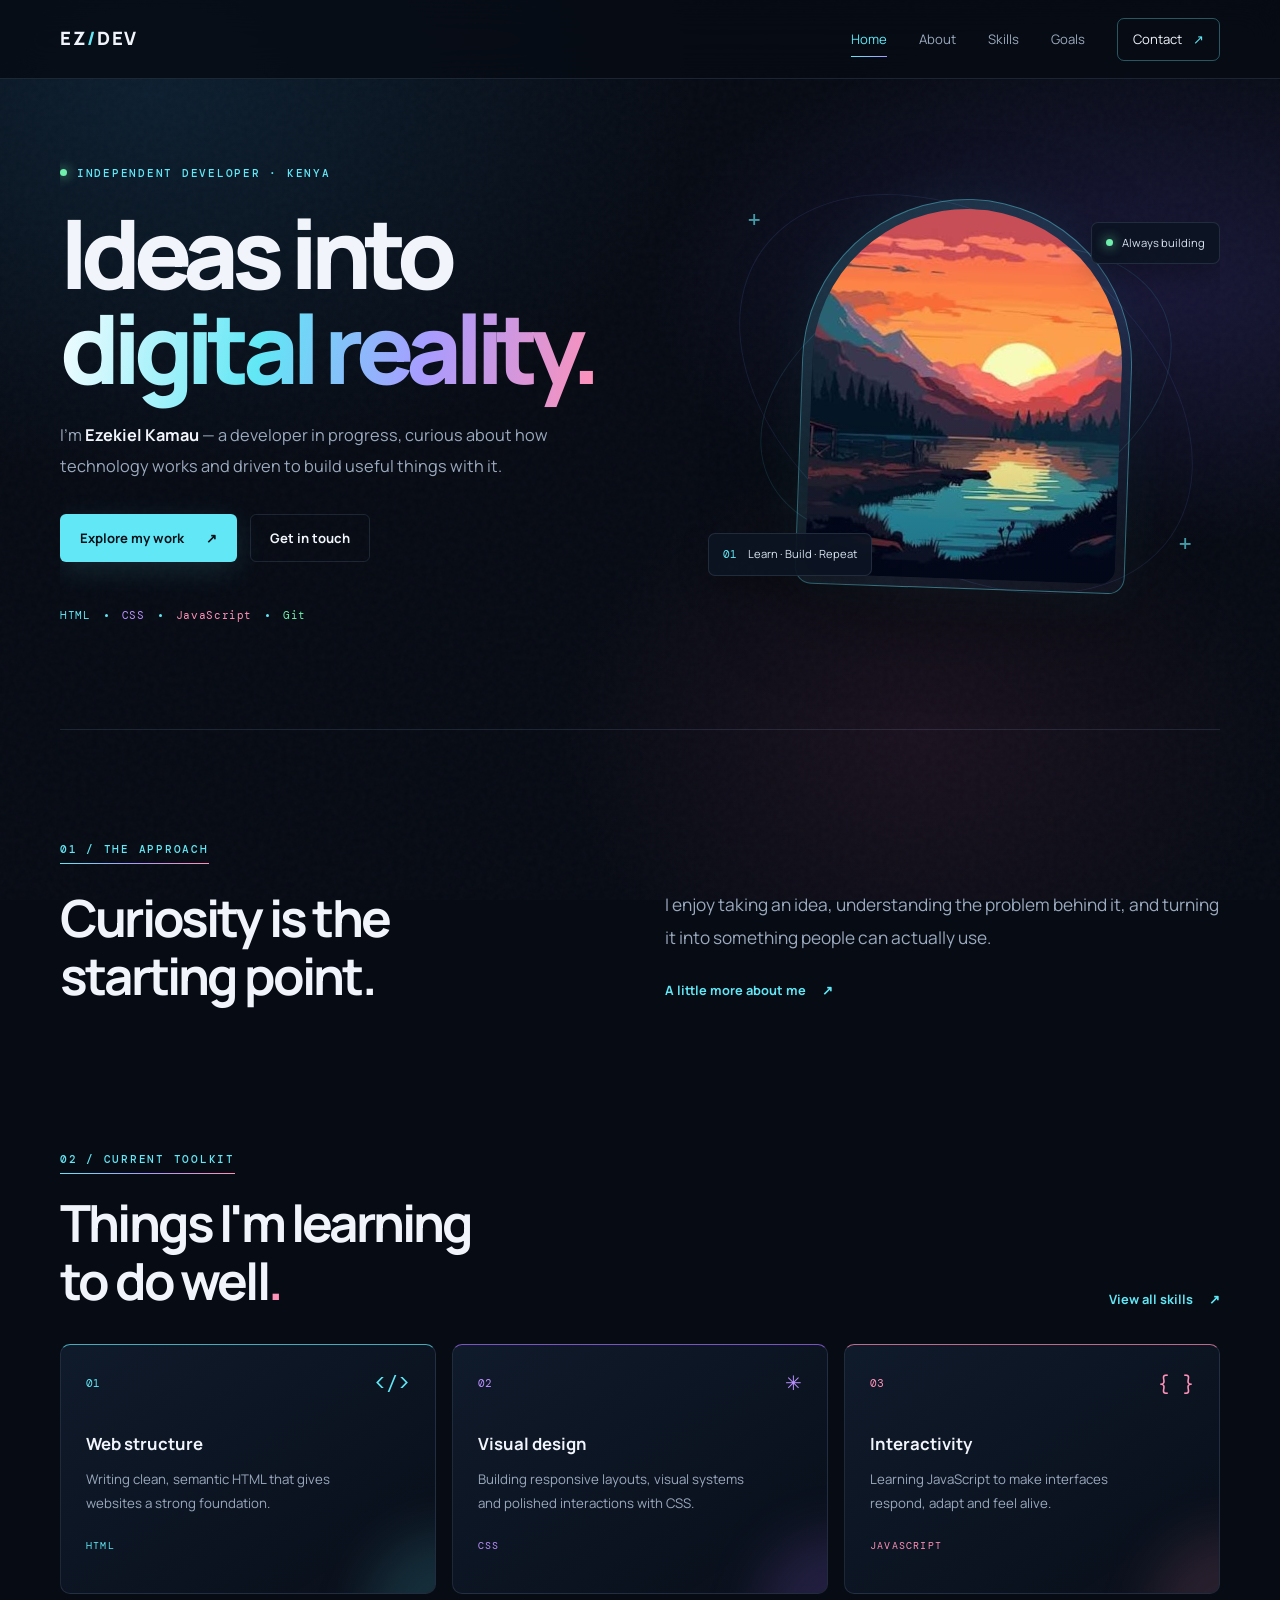
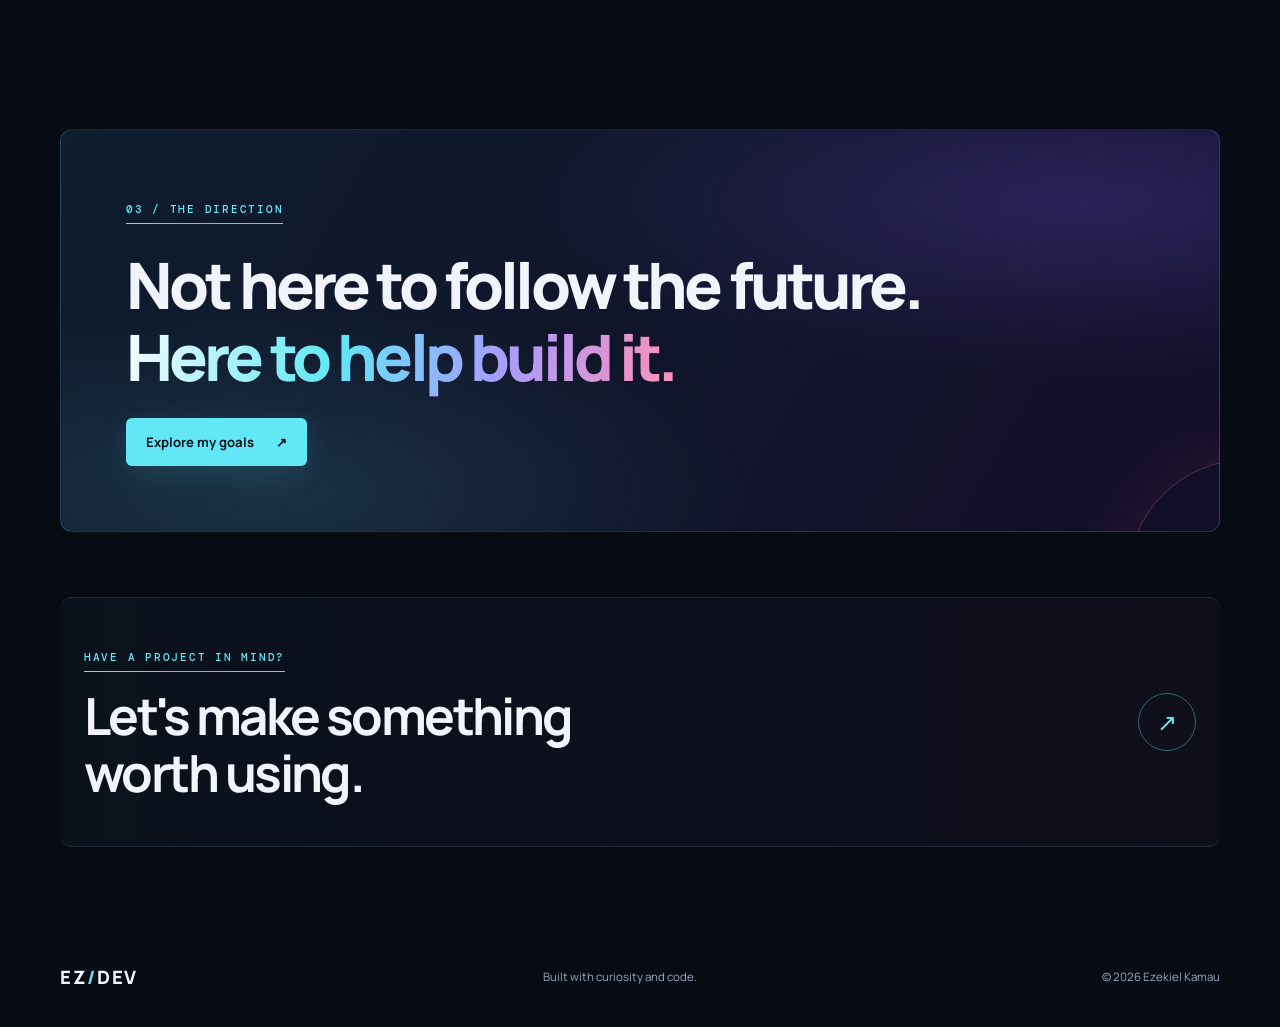
<file: index.html>
<!DOCTYPE html>
<html lang="en">
<head>
  <meta charset="UTF-8">
  <meta name="viewport" content="width=device-width, initial-scale=1.0">
  <meta name="theme-color" content="#070b14">
  <meta name="description" content="Ezekiel Kamau — developer and creative coder from Kenya.">
  <title>Ezekiel Kamau | Developer</title>
  <link rel="preconnect" href="https://fonts.googleapis.com">
  <link rel="preconnect" href="https://fonts.gstatic.com" crossorigin>
  <link href="https://fonts.googleapis.com/css2?family=DM+Mono:wght@400;500&family=Manrope:wght@400;500;600;700;800&display=swap" rel="stylesheet">
  <link rel="stylesheet" href="css/style.css">
  <script src="js/script.js" defer></script>
</head>
<body>
  <div class="page-noise" aria-hidden="true"></div>
  <header class="site-header">
    <div class="nav-wrap">
      <a class="brand" href="index.html" aria-label="Ezekiel Dev home">EZ<span>/</span>DEV</a>
      <button class="menu-toggle" aria-label="Open navigation" aria-expanded="false"><span></span><span></span></button>
      <nav class="nav-links" aria-label="Main navigation">
        <a class="active" href="index.html">Home</a>
        <a href="pages/about.html">About</a>
        <a href="pages/skills.html">Skills</a>
        <a href="pages/goals.html">Goals</a>
        <a class="nav-contact" href="pages/contact.html">Contact <span>↗</span></a>
      </nav>
    </div>
  </header>

  <main>
    <section class="hero shell">
      <div class="hero-copy reveal">
        <p class="eyebrow"><span class="live-dot"></span> INDEPENDENT DEVELOPER · KENYA</p>
        <h1>Ideas into<br><span class="gradient-text">digital reality.</span></h1>
        <p class="hero-lead">I'm <strong>Ezekiel Kamau</strong> — a developer in progress, curious about how technology works and driven to build useful things with it.</p>
        <div class="button-row">
          <a class="button button-primary" href="pages/skills.html">Explore my work <span>↗</span></a>
          <a class="button button-quiet" href="pages/contact.html">Get in touch</a>
        </div>
        <div class="tech-strip" aria-label="Technologies">
          <span>HTML</span><i></i><span>CSS</span><i></i><span>JavaScript</span><i></i><span>Git</span>
        </div>
      </div>
      <div class="hero-visual reveal reveal-delay">
        <div class="orbit orbit-one"></div><div class="orbit orbit-two"></div>
        <div class="portrait-frame">
          <img src="images/images.jpg" alt="Portrait of Ezekiel Kamau">
          <div class="portrait-overlay"></div>
        </div>
        <div class="floating-chip chip-top"><span class="chip-dot"></span> Always building</div>
        <div class="floating-chip chip-bottom"><span class="mono">01</span> Learn · Build · Repeat</div>
        <div class="visual-cross cross-one">+</div><div class="visual-cross cross-two">+</div>
      </div>
    </section>

    <section class="intro-section shell section-space reveal">
      <div class="section-kicker">01 / THE APPROACH</div>
      <div class="intro-grid">
        <h2>Curiosity is the<br>starting point.</h2>
        <div>
          <p class="large-copy">I enjoy taking an idea, understanding the problem behind it, and turning it into something people can actually use.</p>
          <a class="text-link" href="pages/about.html">A little more about me <span>↗</span></a>
        </div>
      </div>
    </section>

    <section class="work-section shell section-space">
      <div class="section-heading reveal">
        <div><div class="section-kicker">02 / CURRENT TOOLKIT</div><h2>Things I'm learning<br>to do well<span class="accent">.</span></h2></div>
        <a class="text-link desktop-link" href="pages/skills.html">View all skills <span>↗</span></a>
      </div>
      <div class="feature-grid">
        <article class="feature-card reveal"><div class="card-top"><span class="card-number">01</span><span class="card-symbol">&lt;/&gt;</span></div><h3>Web structure</h3><p>Writing clean, semantic HTML that gives websites a strong foundation.</p><span class="card-tag">HTML</span></article>
        <article class="feature-card reveal reveal-delay"><div class="card-top"><span class="card-number">02</span><span class="card-symbol">✳</span></div><h3>Visual design</h3><p>Building responsive layouts, visual systems and polished interactions with CSS.</p><span class="card-tag">CSS</span></article>
        <article class="feature-card reveal"><div class="card-top"><span class="card-number">03</span><span class="card-symbol">{ }</span></div><h3>Interactivity</h3><p>Learning JavaScript to make interfaces respond, adapt and feel alive.</p><span class="card-tag">JAVASCRIPT</span></article>
      </div>
      <a class="text-link mobile-link" href="pages/skills.html">View all skills <span>↗</span></a>
    </section>

    <section class="statement shell section-space reveal">
      <div class="section-kicker">03 / THE DIRECTION</div>
      <p>Not here to follow the future.<br><span class="gradient-text">Here to help build it.</span></p>
      <a class="button button-primary" href="pages/goals.html">Explore my goals <span>↗</span></a>
    </section>

    <section class="contact-band shell reveal">
      <div><div class="section-kicker">HAVE A PROJECT IN MIND?</div><h2>Let's make something<br>worth using.</h2></div>
      <a class="round-link" href="pages/contact.html" aria-label="Contact Ezekiel">↗</a>
    </section>
  </main>

  <footer class="site-footer shell"><a class="brand" href="index.html">EZ<span>/</span>DEV</a><p>Built with curiosity and code.</p><p>© <span data-year>2026</span> Ezekiel Kamau</p></footer>
</body>
</html>
</file>
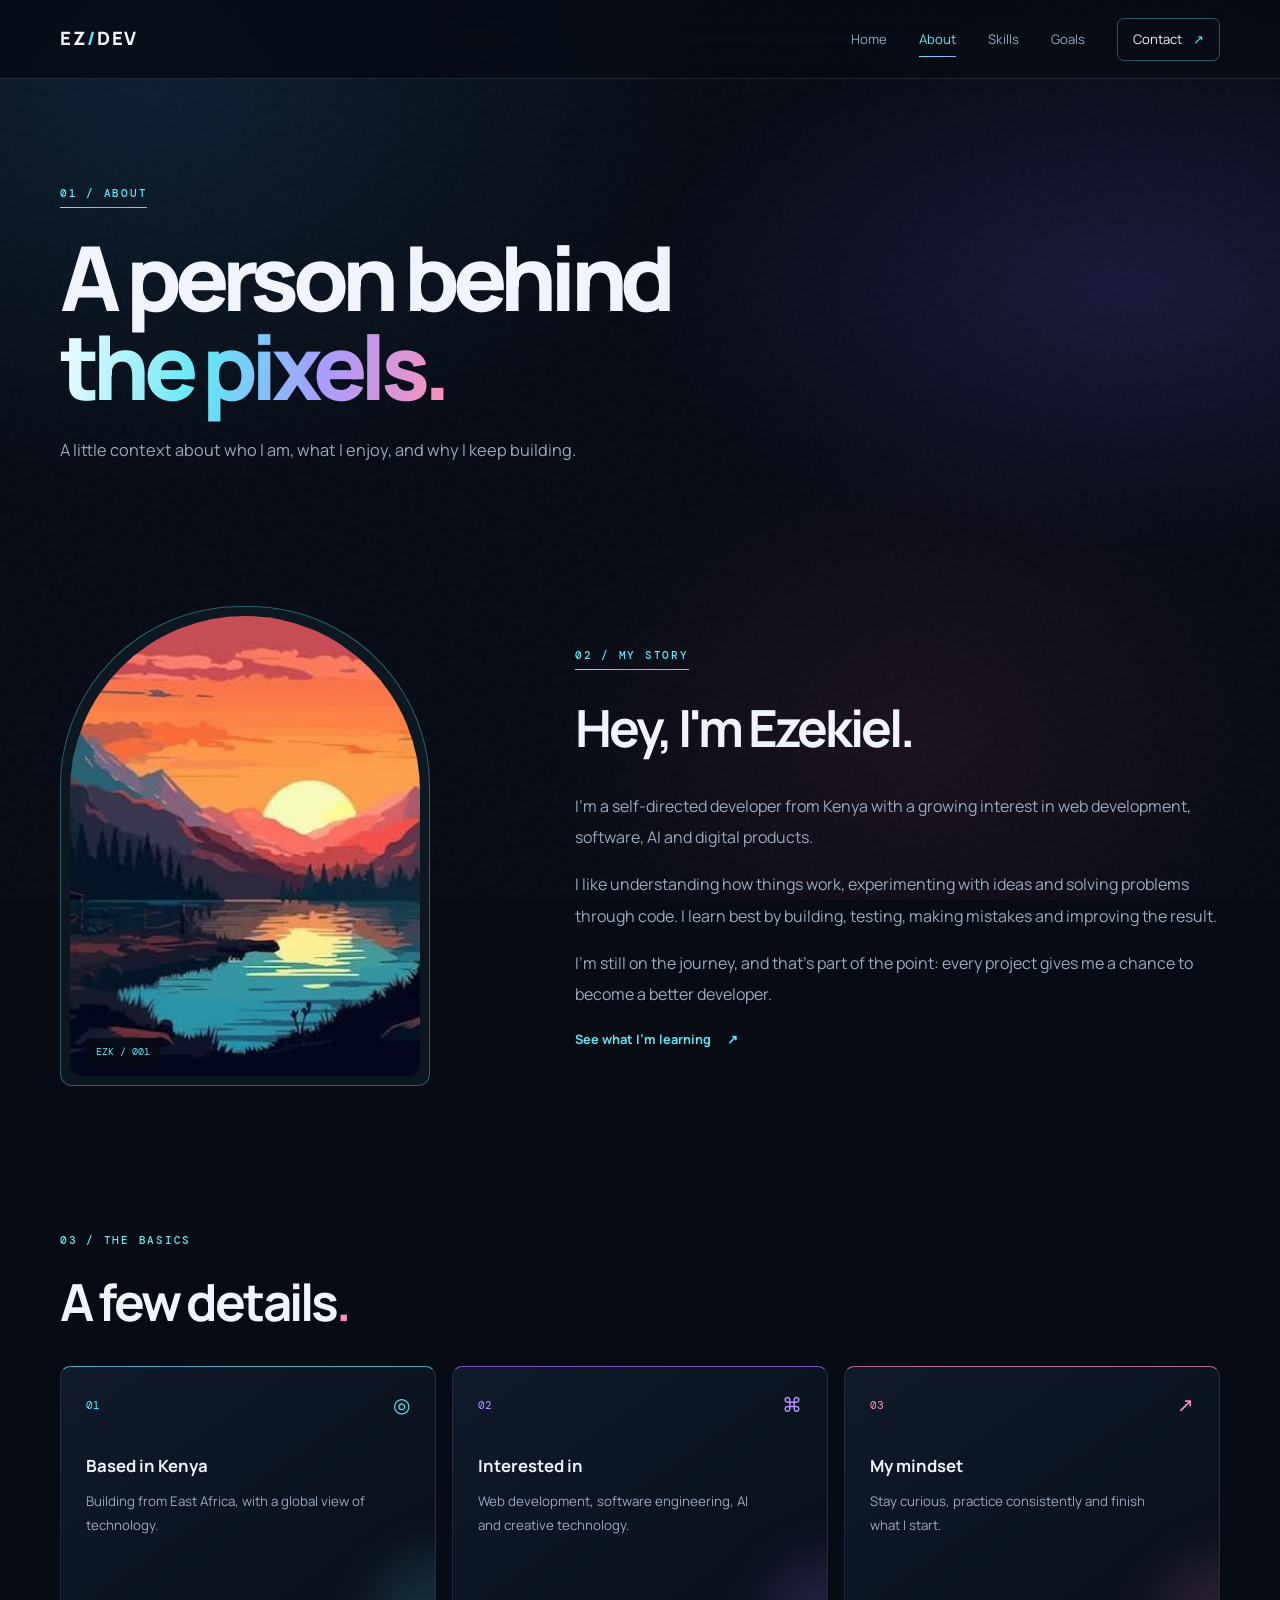
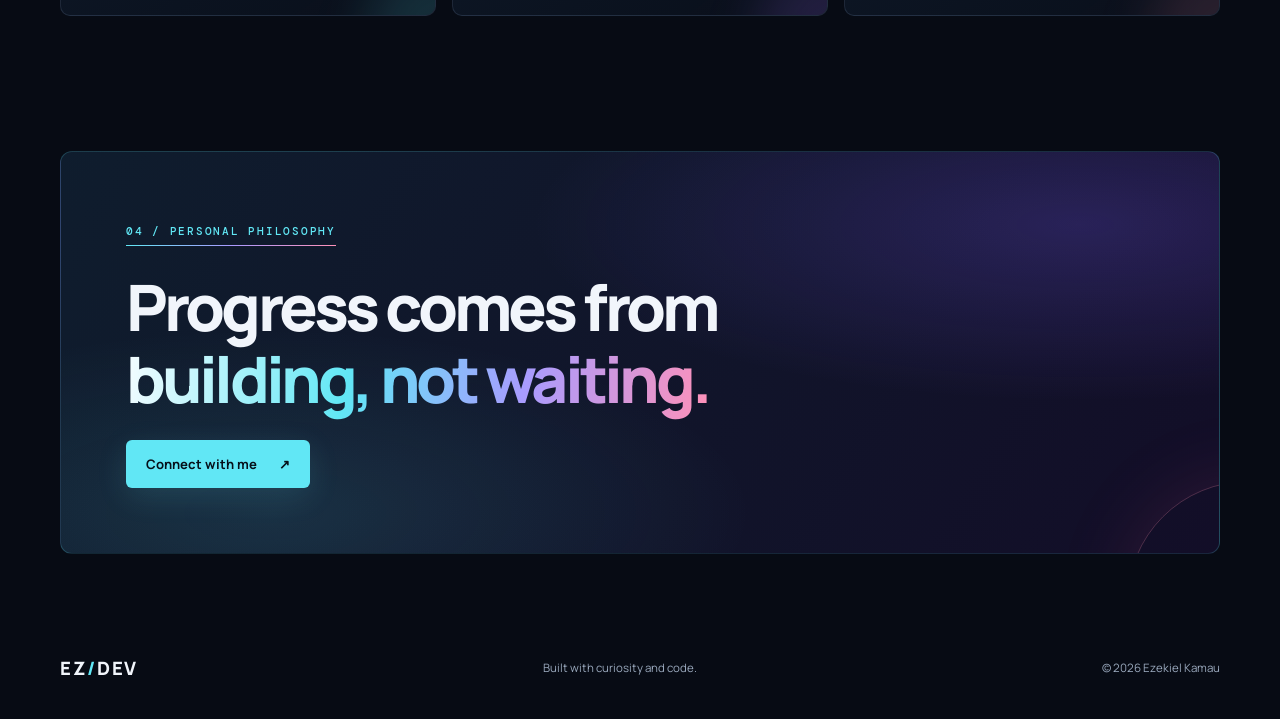
<file: pages/about.html>
<!DOCTYPE html>
<html lang="en">
<head>
  <meta charset="UTF-8"><meta name="viewport" content="width=device-width, initial-scale=1.0">
  <meta name="theme-color" content="#070b14"><meta name="description" content="About Ezekiel Kamau, developer and creative coder.">
  <title>About | Ezekiel Kamau</title>
  <link rel="preconnect" href="https://fonts.googleapis.com"><link rel="preconnect" href="https://fonts.gstatic.com" crossorigin>
  <link href="https://fonts.googleapis.com/css2?family=DM+Mono:wght@400;500&family=Manrope:wght@400;500;600;700;800&display=swap" rel="stylesheet">
  <link rel="stylesheet" href="../css/style.css"><script src="../js/script.js" defer></script>
</head>
<body>
  <div class="page-noise" aria-hidden="true"></div>
  <header class="site-header"><div class="nav-wrap"><a class="brand" href="../index.html">EZ<span>/</span>DEV</a><button class="menu-toggle" aria-label="Open navigation" aria-expanded="false"><span></span><span></span></button><nav class="nav-links" aria-label="Main navigation"><a href="../index.html">Home</a><a class="active" href="about.html">About</a><a href="skills.html">Skills</a><a href="goals.html">Goals</a><a class="nav-contact" href="contact.html">Contact <span>↗</span></a></nav></div></header>
  <main>
    <section class="page-hero shell reveal"><div class="section-kicker">01 / ABOUT</div><h1>A person behind<br><span class="gradient-text">the pixels.</span></h1><p class="hero-lead">A little context about who I am, what I enjoy, and why I keep building.</p></section>
    <section class="about-grid shell section-space">
      <div class="about-photo reveal"><img src="../images/images.jpg" alt="Portrait of Ezekiel Kamau"><span class="photo-index">EZK / 001</span></div>
      <div class="about-copy reveal reveal-delay"><div class="section-kicker">02 / MY STORY</div><h2>Hey, I'm Ezekiel.</h2><p>I'm a self-directed developer from Kenya with a growing interest in web development, software, AI and digital products.</p><p>I like understanding how things work, experimenting with ideas and solving problems through code. I learn best by building, testing, making mistakes and improving the result.</p><p>I'm still on the journey, and that's part of the point: every project gives me a chance to become a better developer.</p><a class="text-link" href="skills.html">See what I'm learning <span>↗</span></a></div>
    </section>
    <section class="shell section-space"><div class="section-kicker">03 / THE BASICS</div><h2 class="section-title">A few details<span class="accent">.</span></h2><div class="feature-grid">
      <article class="feature-card reveal"><div class="card-top"><span class="card-number">01</span><span class="card-symbol">◎</span></div><h3>Based in Kenya</h3><p>Building from East Africa, with a global view of technology.</p></article>
      <article class="feature-card reveal reveal-delay"><div class="card-top"><span class="card-number">02</span><span class="card-symbol">⌘</span></div><h3>Interested in</h3><p>Web development, software engineering, AI and creative technology.</p></article>
      <article class="feature-card reveal"><div class="card-top"><span class="card-number">03</span><span class="card-symbol">↗</span></div><h3>My mindset</h3><p>Stay curious, practice consistently and finish what I start.</p></article>
    </div></section>
    <section class="statement shell section-space reveal"><div class="section-kicker">04 / PERSONAL PHILOSOPHY</div><p>Progress comes from<br><span class="gradient-text">building, not waiting.</span></p><a class="button button-primary" href="contact.html">Connect with me <span>↗</span></a></section>
  </main>
  <footer class="site-footer shell"><a class="brand" href="../index.html">EZ<span>/</span>DEV</a><p>Built with curiosity and code.</p><p>© <span data-year>2026</span> Ezekiel Kamau</p></footer>
</body>
</html>
</file>
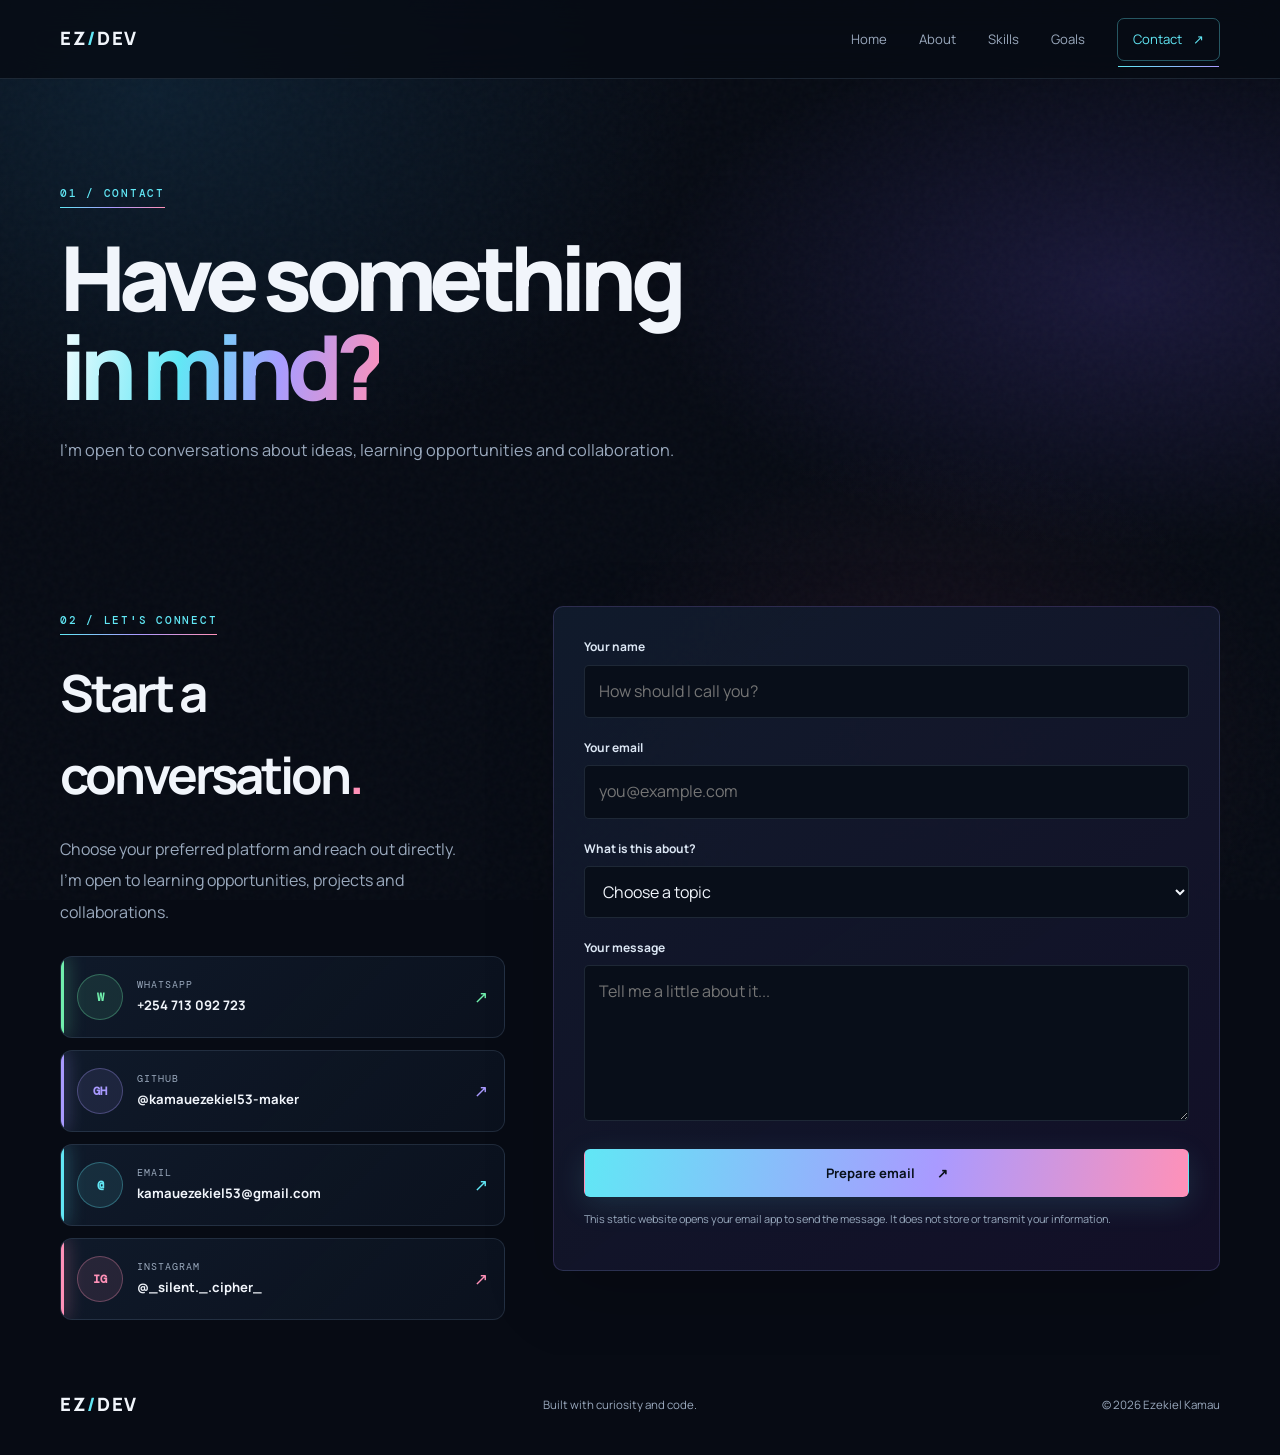
<file: pages/contact.html>
<!DOCTYPE html>
<html lang="en">
<head>
  <meta charset="UTF-8"><meta name="viewport" content="width=device-width, initial-scale=1.0"><meta name="theme-color" content="#070b14">
  <meta name="description" content="Contact Ezekiel Kamau about projects and collaboration."><title>Contact | Ezekiel Kamau</title>
  <link rel="preconnect" href="https://fonts.googleapis.com"><link rel="preconnect" href="https://fonts.gstatic.com" crossorigin>
  <link href="https://fonts.googleapis.com/css2?family=DM+Mono:wght@400;500&family=Manrope:wght@400;500;600;700;800&display=swap" rel="stylesheet">
  <link rel="stylesheet" href="../css/style.css"><script src="../js/script.js" defer></script>
</head>
<body>
  <div class="page-noise" aria-hidden="true"></div>
  <header class="site-header"><div class="nav-wrap"><a class="brand" href="../index.html">EZ<span>/</span>DEV</a><button class="menu-toggle" aria-label="Open navigation" aria-expanded="false"><span></span><span></span></button><nav class="nav-links" aria-label="Main navigation"><a href="../index.html">Home</a><a href="about.html">About</a><a href="skills.html">Skills</a><a href="goals.html">Goals</a><a class="nav-contact active" href="contact.html">Contact <span>↗</span></a></nav></div></header>
  <main>
    <section class="page-hero shell reveal"><div class="section-kicker">01 / CONTACT</div><h1>Have something<br><span class="gradient-text">in mind?</span></h1><p class="hero-lead">I'm open to conversations about ideas, learning opportunities and collaboration.</p></section>
    <section class="contact-layout shell section-space">
      <div class="contact-copy reveal">
        <div class="section-kicker">02 / LET'S CONNECT</div>
        <h2>Start a conversation<span class="accent">.</span></h2>
        <p>Choose your preferred platform and reach out directly. I'm open to learning opportunities, projects and collaborations.</p>
        <div class="contact-links" aria-label="Direct contact links">
          <a class="contact-card contact-whatsapp" href="https://wa.me/254713092723" target="_blank" rel="noopener noreferrer">
            <span class="contact-icon" aria-hidden="true">W</span>
            <span><small>WhatsApp</small><strong>+254 713 092 723</strong></span>
            <span class="contact-arrow" aria-hidden="true">↗</span>
          </a>
          <a class="contact-card contact-github" href="https://github.com/kamauezekiel53-maker" target="_blank" rel="noopener noreferrer">
            <span class="contact-icon" aria-hidden="true">GH</span>
            <span><small>GitHub</small><strong>@kamauezekiel53-maker</strong></span>
            <span class="contact-arrow" aria-hidden="true">↗</span>
          </a>
          <a class="contact-card contact-email" href="mailto:kamauezekiel53@gmail.com">
            <span class="contact-icon" aria-hidden="true">@</span>
            <span><small>Email</small><strong>kamauezekiel53@gmail.com</strong></span>
            <span class="contact-arrow" aria-hidden="true">↗</span>
          </a>
          <a class="contact-card contact-instagram" href="https://www.instagram.com/_silent._.cipher_/" target="_blank" rel="noopener noreferrer">
            <span class="contact-icon" aria-hidden="true">IG</span>
            <span><small>Instagram</small><strong>@_silent._.cipher_</strong></span>
            <span class="contact-arrow" aria-hidden="true">↗</span>
          </a>
        </div>
      </div>
      <form class="contact-form reveal reveal-delay" id="contact-form">
        <label for="name">Your name</label><input id="name" name="name" type="text" placeholder="How should I call you?" required>
        <label for="email">Your email</label><input id="email" name="email" type="email" placeholder="you@example.com" required>
        <label for="subject">What is this about?</label><select id="subject" name="subject" required><option value="">Choose a topic</option><option>Project collaboration</option><option>Work opportunity</option><option>Question</option><option>Other</option></select>
        <label for="message">Your message</label><textarea id="message" name="message" rows="5" placeholder="Tell me a little about it..." required></textarea>
        <button class="button button-primary submit-button" type="submit">Prepare email <span>↗</span></button>
        <p class="form-note">This static website opens your email app to send the message. It does not store or transmit your information.</p>
        <p class="form-feedback" id="form-feedback" role="status"></p>
      </form>
    </section>
  </main>
  <footer class="site-footer shell"><a class="brand" href="../index.html">EZ<span>/</span>DEV</a><p>Built with curiosity and code.</p><p>© <span data-year>2026</span> Ezekiel Kamau</p></footer>
</body>
</html>
</file>
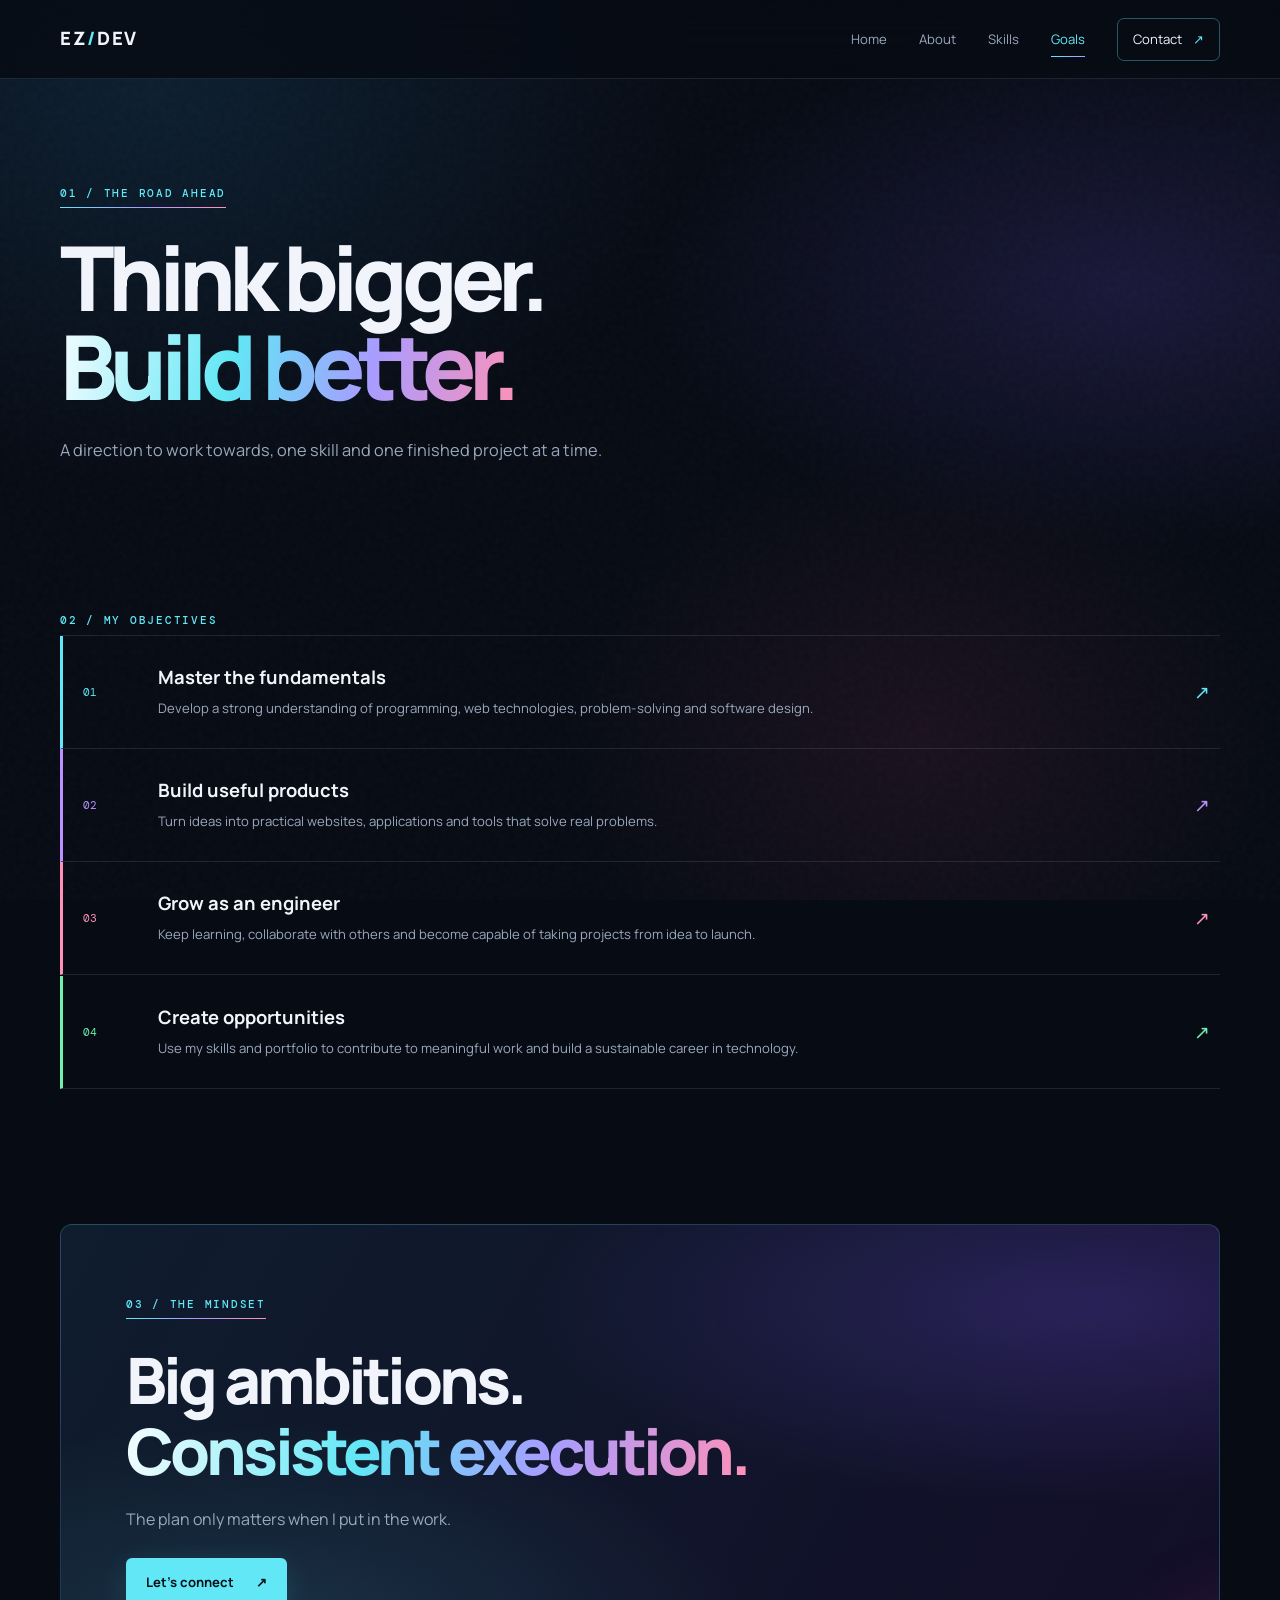
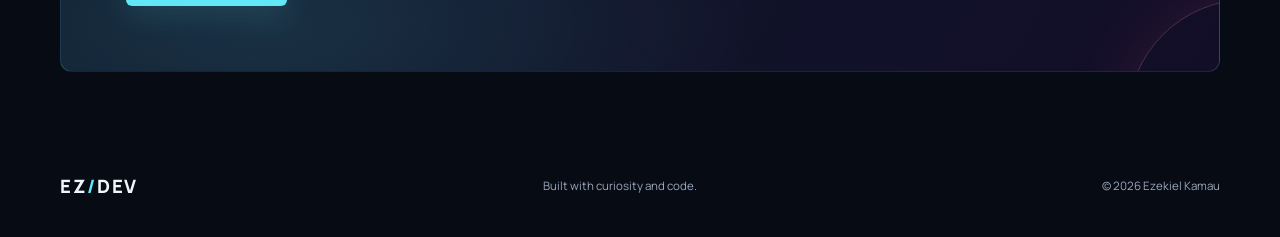
<file: pages/goals.html>
<!DOCTYPE html>
<html lang="en">
<head>
  <meta charset="UTF-8"><meta name="viewport" content="width=device-width, initial-scale=1.0"><meta name="theme-color" content="#070b14">
  <meta name="description" content="The learning and technology goals of Ezekiel Kamau."><title>Goals | Ezekiel Kamau</title>
  <link rel="preconnect" href="https://fonts.googleapis.com"><link rel="preconnect" href="https://fonts.gstatic.com" crossorigin>
  <link href="https://fonts.googleapis.com/css2?family=DM+Mono:wght@400;500&family=Manrope:wght@400;500;600;700;800&display=swap" rel="stylesheet">
  <link rel="stylesheet" href="../css/style.css"><script src="../js/script.js" defer></script>
</head>
<body>
  <div class="page-noise" aria-hidden="true"></div>
  <header class="site-header"><div class="nav-wrap"><a class="brand" href="../index.html">EZ<span>/</span>DEV</a><button class="menu-toggle" aria-label="Open navigation" aria-expanded="false"><span></span><span></span></button><nav class="nav-links" aria-label="Main navigation"><a href="../index.html">Home</a><a href="about.html">About</a><a href="skills.html">Skills</a><a class="active" href="goals.html">Goals</a><a class="nav-contact" href="contact.html">Contact <span>↗</span></a></nav></div></header>
  <main>
    <section class="page-hero shell reveal"><div class="section-kicker">01 / THE ROAD AHEAD</div><h1>Think bigger.<br><span class="gradient-text">Build better.</span></h1><p class="hero-lead">A direction to work towards, one skill and one finished project at a time.</p></section>
    <section class="shell section-space"><div class="section-kicker">02 / MY OBJECTIVES</div><div class="goal-list">
      <article class="goal-card reveal"><span class="skill-index">01</span><div><h2>Master the fundamentals</h2><p>Develop a strong understanding of programming, web technologies, problem-solving and software design.</p></div><span class="goal-arrow">↗</span></article>
      <article class="goal-card reveal"><span class="skill-index">02</span><div><h2>Build useful products</h2><p>Turn ideas into practical websites, applications and tools that solve real problems.</p></div><span class="goal-arrow">↗</span></article>
      <article class="goal-card reveal"><span class="skill-index">03</span><div><h2>Grow as an engineer</h2><p>Keep learning, collaborate with others and become capable of taking projects from idea to launch.</p></div><span class="goal-arrow">↗</span></article>
      <article class="goal-card reveal"><span class="skill-index">04</span><div><h2>Create opportunities</h2><p>Use my skills and portfolio to contribute to meaningful work and build a sustainable career in technology.</p></div><span class="goal-arrow">↗</span></article>
    </div></section>
    <section class="statement shell section-space reveal"><div class="section-kicker">03 / THE MINDSET</div><p>Big ambitions.<br><span class="gradient-text">Consistent execution.</span></p><p class="statement-note">The plan only matters when I put in the work.</p><a class="button button-primary" href="contact.html">Let's connect <span>↗</span></a></section>
  </main>
  <footer class="site-footer shell"><a class="brand" href="../index.html">EZ<span>/</span>DEV</a><p>Built with curiosity and code.</p><p>© <span data-year>2026</span> Ezekiel Kamau</p></footer>
</body>
</html>
</file>
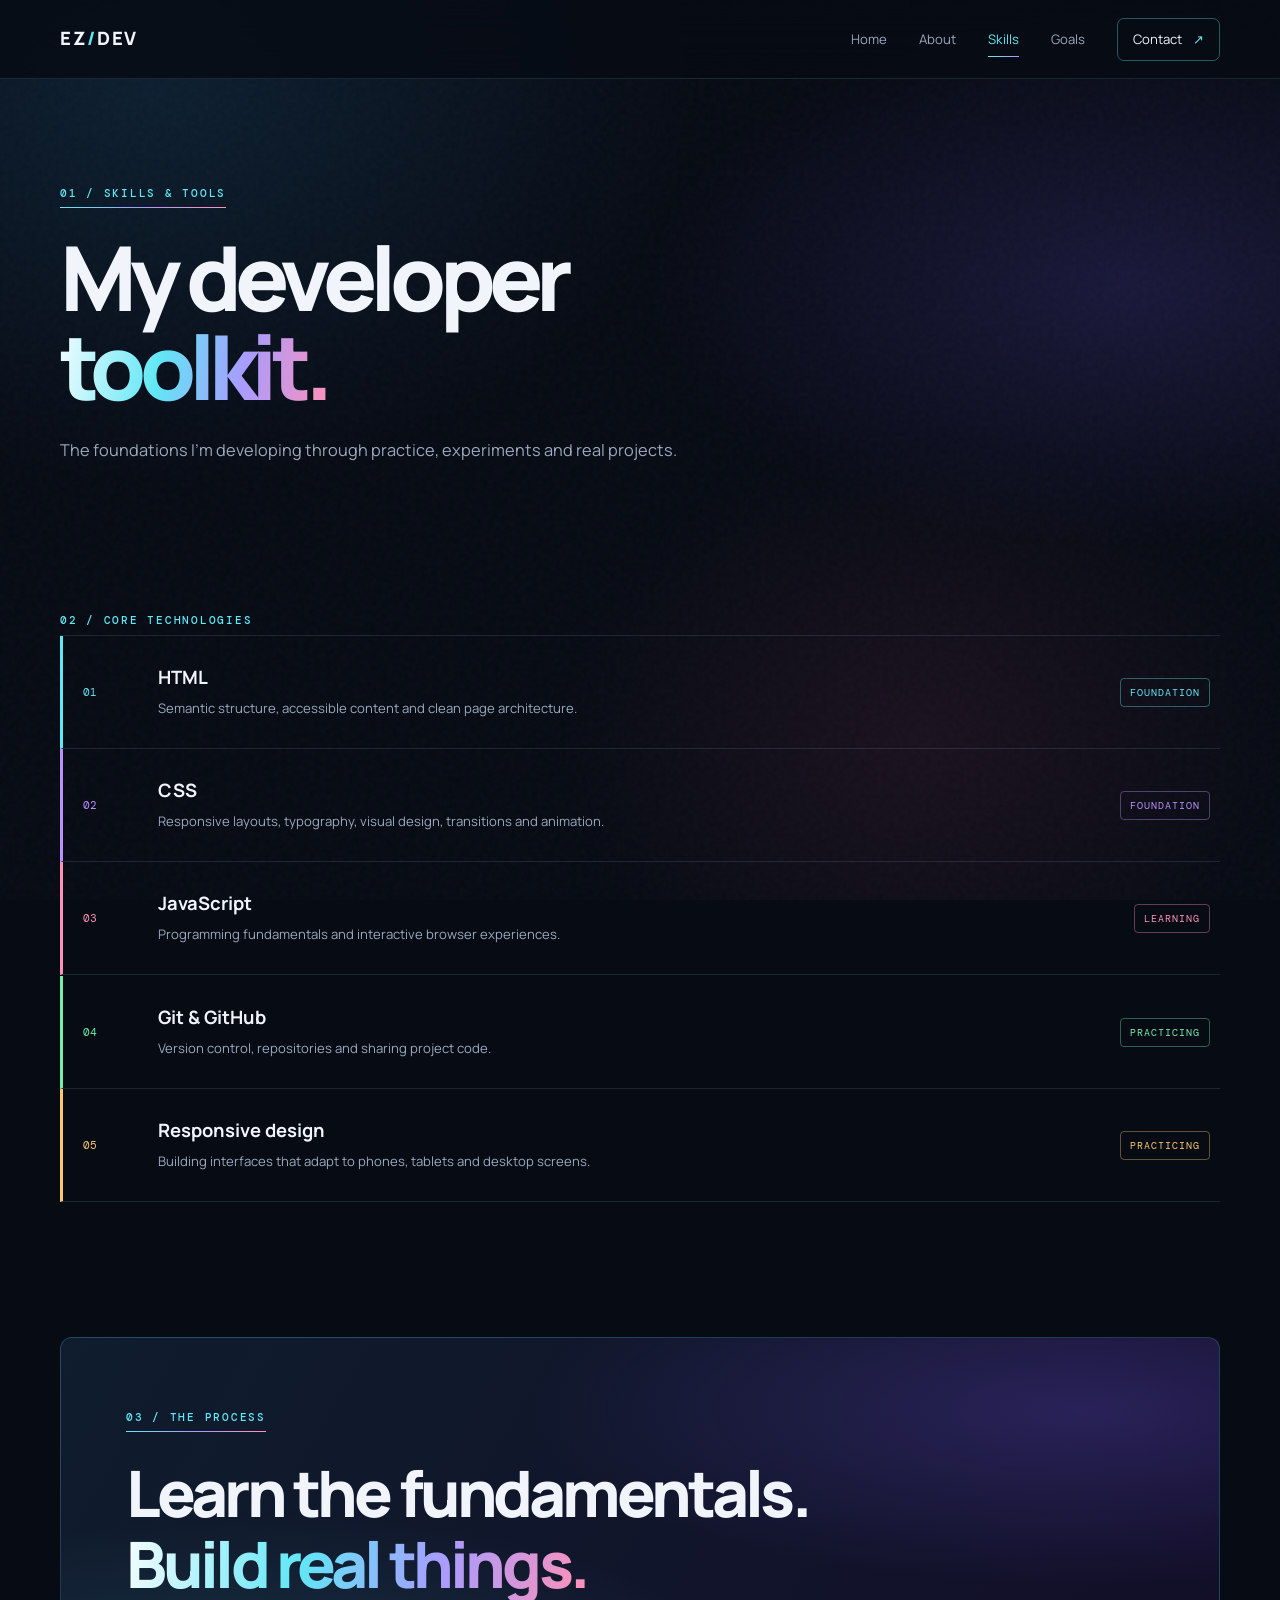
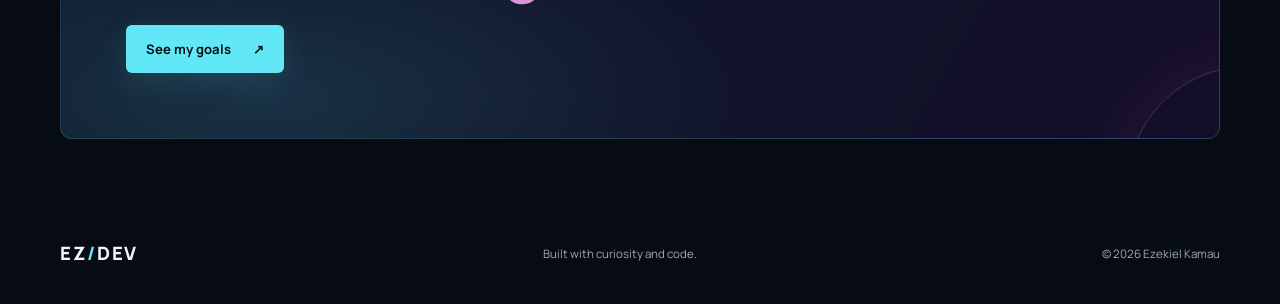
<file: pages/skills.html>
<!DOCTYPE html>
<html lang="en">
<head>
  <meta charset="UTF-8"><meta name="viewport" content="width=device-width, initial-scale=1.0"><meta name="theme-color" content="#070b14">
  <meta name="description" content="Development skills and technologies Ezekiel Kamau is learning and using."><title>Skills | Ezekiel Kamau</title>
  <link rel="preconnect" href="https://fonts.googleapis.com"><link rel="preconnect" href="https://fonts.gstatic.com" crossorigin>
  <link href="https://fonts.googleapis.com/css2?family=DM+Mono:wght@400;500&family=Manrope:wght@400;500;600;700;800&display=swap" rel="stylesheet">
  <link rel="stylesheet" href="../css/style.css"><script src="../js/script.js" defer></script>
</head>
<body>
  <div class="page-noise" aria-hidden="true"></div>
  <header class="site-header"><div class="nav-wrap"><a class="brand" href="../index.html">EZ<span>/</span>DEV</a><button class="menu-toggle" aria-label="Open navigation" aria-expanded="false"><span></span><span></span></button><nav class="nav-links" aria-label="Main navigation"><a href="../index.html">Home</a><a href="about.html">About</a><a class="active" href="skills.html">Skills</a><a href="goals.html">Goals</a><a class="nav-contact" href="contact.html">Contact <span>↗</span></a></nav></div></header>
  <main>
    <section class="page-hero shell reveal"><div class="section-kicker">01 / SKILLS & TOOLS</div><h1>My developer<br><span class="gradient-text">toolkit.</span></h1><p class="hero-lead">The foundations I'm developing through practice, experiments and real projects.</p></section>
    <section class="shell section-space"><div class="section-kicker">02 / CORE TECHNOLOGIES</div><div class="skills-list">
      <article class="skill-row reveal"><span class="skill-index">01</span><div><h2>HTML</h2><p>Semantic structure, accessible content and clean page architecture.</p></div><span class="skill-status">FOUNDATION</span></article>
      <article class="skill-row reveal"><span class="skill-index">02</span><div><h2>CSS</h2><p>Responsive layouts, typography, visual design, transitions and animation.</p></div><span class="skill-status">FOUNDATION</span></article>
      <article class="skill-row reveal"><span class="skill-index">03</span><div><h2>JavaScript</h2><p>Programming fundamentals and interactive browser experiences.</p></div><span class="skill-status">LEARNING</span></article>
      <article class="skill-row reveal"><span class="skill-index">04</span><div><h2>Git & GitHub</h2><p>Version control, repositories and sharing project code.</p></div><span class="skill-status">PRACTICING</span></article>
      <article class="skill-row reveal"><span class="skill-index">05</span><div><h2>Responsive design</h2><p>Building interfaces that adapt to phones, tablets and desktop screens.</p></div><span class="skill-status">PRACTICING</span></article>
    </div></section>
    <section class="statement shell section-space reveal"><div class="section-kicker">03 / THE PROCESS</div><p>Learn the fundamentals.<br><span class="gradient-text">Build real things.</span></p><a class="button button-primary" href="goals.html">See my goals <span>↗</span></a></section>
  </main>
  <footer class="site-footer shell"><a class="brand" href="../index.html">EZ<span>/</span>DEV</a><p>Built with curiosity and code.</p><p>© <span data-year>2026</span> Ezekiel Kamau</p></footer>
</body>
</html>
</file>
<file: css/style.css>
/* EZ/DEV — responsive portfolio design */
:root{--bg:#070b14;--panel:#0d1422;--panel2:#111c2d;--text:#f1f5fb;--muted:#9aa9bd;--cyan:#61e7f5;--blue:#7894ff;--line:rgba(157,184,220,.15);--max:1160px}
*{box-sizing:border-box;margin:0;padding:0}
html{scroll-behavior:smooth;scroll-padding-top:90px}
body{min-width:320px;background:var(--bg);color:var(--text);font-family:Manrope,Arial,sans-serif;line-height:1.6;overflow-x:hidden}
body:before{content:"";position:fixed;inset:0;z-index:-2;pointer-events:none;background:radial-gradient(ellipse at 14% 8%,rgba(33,101,145,.18),transparent 34%),radial-gradient(ellipse at 90% 42%,rgba(57,70,145,.13),transparent 32%),#070b14}
.page-noise{position:fixed;inset:0;z-index:-1;pointer-events:none;opacity:.12;background-image:url("data:image/svg+xml,%3Csvg viewBox='0 0 180 180' xmlns='http://www.w3.org/2000/svg'%3E%3Cfilter id='n'%3E%3CfeTurbulence type='fractalNoise' baseFrequency='.9' numOctaves='3' stitchTiles='stitch'/%3E%3C/filter%3E%3Crect width='100%25' height='100%25' filter='url(%23n)' opacity='.18'/%3E%3C/svg%3E")}
a{color:inherit;text-decoration:none}
button,input,textarea,select{font:inherit}
.shell{width:min(var(--max),calc(100% - 48px));margin-inline:auto}
.site-header{position:sticky;top:0;z-index:20;background:rgba(7,11,20,.82);border-bottom:1px solid var(--line);backdrop-filter:blur(18px)}
.nav-wrap{width:min(var(--max),calc(100% - 48px));height:78px;margin:auto;display:flex;align-items:center;justify-content:space-between}
.brand{font-size:1.15rem;font-weight:800;letter-spacing:.09em}.brand span{color:var(--cyan)}
.nav-links{display:flex;align-items:center;gap:32px}.nav-links a{font-size:.82rem;color:var(--muted);transition:color .25s}.nav-links a:hover,.nav-links a.active{color:var(--cyan)}
.nav-links .nav-contact{padding:10px 15px;border:1px solid rgba(97,231,245,.35);border-radius:7px;color:var(--text)}.nav-contact span{color:var(--cyan);margin-left:8px}
.menu-toggle{display:none;background:none;border:0;color:var(--text);width:42px;height:42px;cursor:pointer}.menu-toggle span{display:block;width:22px;height:2px;background:var(--text);margin:6px auto;transition:.25s}
.hero{min-height:650px;display:grid;grid-template-columns:1.08fr .92fr;align-items:center;gap:55px;padding-top:75px;padding-bottom:95px}
.eyebrow,.section-kicker,.detail-label{font:500 .68rem 'DM Mono',monospace;letter-spacing:.16em;color:var(--cyan)}
.eyebrow{display:flex;align-items:center;gap:10px}.live-dot,.chip-dot{width:7px;height:7px;border-radius:50%;background:#70efad;box-shadow:0 0 12px #70efad}
.hero h1,.page-hero h1{font-size:clamp(3.5rem,7.5vw,6.7rem);line-height:.99;letter-spacing:-.075em;font-weight:800;margin:25px 0}
.gradient-text{background:linear-gradient(100deg,#effcff 5%,#61e7f5 48%,#8c9cff 100%);-webkit-background-clip:text;background-clip:text;color:transparent}
.hero-lead{max-width:540px;color:var(--muted);font-size:1.02rem;line-height:1.9}.hero-lead strong{color:var(--text)}
.button-row{display:flex;gap:13px;flex-wrap:wrap;margin-top:32px}
.button{min-height:48px;display:inline-flex;align-items:center;justify-content:center;gap:22px;padding:0 19px;border:1px solid transparent;border-radius:6px;font-size:.82rem;font-weight:700;transition:transform .25s,box-shadow .25s,border-color .25s;cursor:pointer}
.button:hover{transform:translateY(-3px)}.button-primary{background:var(--cyan);color:#061019;box-shadow:0 8px 30px rgba(97,231,245,.13)}.button-primary:hover{box-shadow:0 10px 35px rgba(97,231,245,.28)}
.button-quiet{border-color:var(--line);color:var(--text)}.button-quiet:hover{border-color:var(--cyan)}
.tech-strip{display:flex;align-items:center;gap:14px;margin-top:46px;color:#b6c4d5;font: .68rem 'DM Mono',monospace;letter-spacing:.06em}.tech-strip i{width:3px;height:3px;border-radius:50%;background:var(--cyan)}
.hero-visual{height:440px;position:relative;display:grid;place-items:center}
.portrait-frame{position:relative;width:min(330px,72%);height:390px;padding:9px;border:1px solid rgba(97,231,245,.38);border-radius:180px 180px 18px 18px;transform:rotate(2deg);background:linear-gradient(145deg,rgba(97,231,245,.18),rgba(120,148,255,.04));box-shadow:0 25px 90px rgba(0,0,0,.35),0 0 55px rgba(97,231,245,.08);overflow:hidden}
.portrait-frame img,.about-photo img{width:100%;height:100%;object-fit:cover;border-radius:inherit;display:block}
.portrait-overlay{position:absolute;inset:9px;border-radius:inherit;background:linear-gradient(180deg,transparent 55%,rgba(4,9,18,.25))}
.orbit{position:absolute;border:1px solid rgba(97,231,245,.13);border-radius:50%;transform:rotate(-22deg)}.orbit-one{width:430px;height:270px}.orbit-two{width:500px;height:340px;transform:rotate(35deg);border-color:rgba(120,148,255,.12)}
.floating-chip{position:absolute;z-index:2;padding:11px 14px;background:rgba(13,20,34,.92);border:1px solid var(--line);border-radius:7px;box-shadow:0 12px 30px rgba(0,0,0,.25);font-size:.7rem;color:#d8e4f1}.chip-top{top:48px;right:0;display:flex;align-items:center;gap:9px}.chip-bottom{bottom:38px;left:-4px}.mono{font-family:'DM Mono',monospace;color:var(--cyan);margin-right:9px}.visual-cross{position:absolute;color:var(--cyan);font:1.5rem 'DM Mono',monospace;opacity:.65}.cross-one{top:30px;left:35px}.cross-two{bottom:55px;right:28px}
.section-space{padding-top:105px;padding-bottom:35px}.intro-section{border-top:1px solid var(--line)}
.intro-grid{display:grid;grid-template-columns:1fr 1fr;gap:50px;margin-top:25px}.intro-grid h2,.section-heading h2,.section-title{font-size:clamp(2rem,4vw,3.5rem);line-height:1.13;letter-spacing:-.055em}.large-copy{max-width:560px;color:var(--muted);font-size:1.08rem;line-height:1.9;margin-bottom:22px}
.text-link{display:inline-flex;gap:16px;align-items:center;color:var(--cyan);font-size:.8rem;font-weight:700}.text-link span{transition:transform .2s}.text-link:hover span{transform:translate(4px,-3px)}
.section-heading{display:flex;justify-content:space-between;align-items:end;margin-bottom:35px}.section-heading h2{margin-top:20px}.accent{color:var(--cyan)}.feature-grid{display:grid;grid-template-columns:repeat(3,1fr);gap:16px}
.feature-card{position:relative;min-height:250px;padding:25px;background:linear-gradient(145deg,rgba(17,28,45,.9),rgba(10,16,28,.85));border:1px solid var(--line);border-radius:10px;overflow:hidden;transition:transform .3s,border-color .3s,background .3s}
.feature-card:after{content:"";position:absolute;width:160px;height:160px;right:-90px;bottom:-100px;border-radius:50%;background:rgba(97,231,245,.08);filter:blur(25px);transition:transform .4s}
.feature-card:hover{transform:translateY(-7px);border-color:rgba(97,231,245,.42);background:linear-gradient(145deg,rgba(20,39,57,.98),rgba(10,16,28,.92))}.feature-card:hover:after{transform:scale(1.8)}
.card-top{display:flex;justify-content:space-between;align-items:center;margin-bottom:35px}.card-number,.skill-index{font: .7rem 'DM Mono',monospace;color:var(--cyan)}.card-symbol{font:1.25rem 'DM Mono',monospace;color:var(--cyan)}
.feature-card h3{font-size:1.05rem;margin-bottom:10px}.feature-card p{max-width:290px;color:var(--muted);font-size:.83rem;line-height:1.8}.card-tag{display:inline-block;margin-top:23px;color:var(--cyan);font: .62rem 'DM Mono',monospace;letter-spacing:.12em}
.mobile-link{display:none;margin-top:24px}
.statement{padding:65px;margin-top:100px;margin-bottom:65px;border:1px solid rgba(97,231,245,.2);border-radius:12px;background:radial-gradient(ellipse at 85% 20%,rgba(77,112,190,.17),transparent 45%),linear-gradient(120deg,rgba(16,31,48,.9),rgba(10,16,28,.9))}
.statement>p:first-of-type{font-size:clamp(2.2rem,5vw,4.5rem);line-height:1.12;letter-spacing:-.06em;font-weight:800;margin:25px 0}.statement-note{color:var(--muted);margin:-5px 0 25px}
.contact-band{padding:45px 0;border-top:1px solid var(--line);border-bottom:1px solid var(--line);display:flex;align-items:center;justify-content:space-between;margin-bottom:80px}.contact-band h2{font-size:clamp(2rem,4vw,3.3rem);line-height:1.12;letter-spacing:-.05em;margin-top:15px}.round-link{width:58px;height:58px;display:grid;place-items:center;border:1px solid rgba(97,231,245,.4);border-radius:50%;color:var(--cyan);font-size:1.5rem;transition:.25s}.round-link:hover{background:var(--cyan);color:var(--bg);transform:rotate(45deg)}
.site-footer{min-height:100px;display:flex;align-items:center;justify-content:space-between;gap:20px;color:var(--muted);font-size:.72rem}.site-footer .brand{color:var(--text)}
.page-hero{padding-top:100px;padding-bottom:35px}.page-hero h1{font-size:clamp(3.2rem,7vw,6rem)}.page-hero .hero-lead{max-width:620px}
.about-grid{display:grid;grid-template-columns:.8fr 1.2fr;gap:85px;align-items:center}.about-photo{position:relative;height:480px;max-width:370px;padding:9px;border:1px solid rgba(97,231,245,.35);border-radius:180px 180px 12px 12px;background:rgba(97,231,245,.05)}.photo-index{position:absolute;bottom:20px;left:25px;padding:7px 10px;background:rgba(7,11,20,.8);font: .65rem 'DM Mono',monospace;color:var(--cyan)}
.about-copy h2,.contact-copy h2{font-size:clamp(2rem,4vw,3.3rem);letter-spacing:-.06em;margin:17px 0 22px}.about-copy p,.contact-copy>p{color:var(--muted);line-height:1.95;margin-bottom:16px}
.section-title{margin:18px 0 35px}.skills-list,.goal-list{border-top:1px solid var(--line)}
.skill-row,.goal-card{display:grid;grid-template-columns:55px 1fr auto;gap:20px;align-items:center;padding:27px 10px;border-bottom:1px solid var(--line);transition:background .25s}.skill-row:hover,.goal-card:hover{background:rgba(97,231,245,.035)}
.skill-row h2,.goal-card h2{font-size:1.15rem;margin-bottom:5px}.skill-row p,.goal-card p{color:var(--muted);font-size:.82rem;line-height:1.8}.skill-status{font: .62rem 'DM Mono',monospace;letter-spacing:.1em;color:var(--cyan);border:1px solid rgba(97,231,245,.22);padding:7px 9px;border-radius:4px}.goal-arrow{color:var(--cyan);font-size:1.2rem}
.contact-layout{display:grid;grid-template-columns:.8fr 1.2fr;gap:80px;align-items:start}.contact-copy>p{max-width:400px}.contact-detail{padding:18px 0;border-top:1px solid var(--line);display:grid;gap:7px}.contact-detail strong{font-size:.88rem}.contact-form{padding:30px;background:rgba(13,20,34,.8);border:1px solid var(--line);border-radius:10px}
.contact-form label{display:block;margin:0 0 8px;font-size:.75rem;font-weight:700;color:#dce7f4}.contact-form input,.contact-form select,.contact-form textarea{width:100%;margin-bottom:20px;padding:13px 14px;color:var(--text);background:#080e19;border:1px solid var(--line);border-radius:5px;outline:none;transition:border-color .2s,box-shadow .2s}.contact-form input:focus,.contact-form select:focus,.contact-form textarea:focus{border-color:var(--cyan);box-shadow:0 0 0 3px rgba(97,231,245,.08)}.contact-form select option{background:#0d1422}.contact-form textarea{resize:vertical}.submit-button{width:100%}.form-note,.form-feedback{font-size:.68rem;color:var(--muted);margin-top:13px}.form-feedback{color:var(--cyan)}
.reveal{opacity:0;transform:translateY(22px);transition:opacity .7s ease,transform .7s ease}.reveal.is-visible{opacity:1;transform:translateY(0)}.reveal-delay{transition-delay:.14s}
@media(max-width:800px){.nav-wrap{height:70px}.menu-toggle{display:block}.nav-links{position:absolute;top:70px;left:0;right:0;display:none;flex-direction:column;align-items:stretch;gap:0;padding:12px 24px 22px;background:rgba(7,11,20,.97);border-bottom:1px solid var(--line)}.nav-links.open{display:flex}.nav-links a{padding:13px 0}.nav-links .nav-contact{margin-top:8px;text-align:center}.hero{grid-template-columns:1fr;gap:35px;padding-top:75px;min-height:unset}.hero-visual{height:400px;grid-row:1}.hero-copy{grid-row:2}.portrait-frame{height:340px;width:270px}.orbit-one{width:350px;height:230px}.orbit-two{width:390px;height:290px}.chip-top{right:8%}.intro-grid{grid-template-columns:1fr;gap:20px}.feature-grid{grid-template-columns:1fr 1fr}.about-grid,.contact-layout{grid-template-columns:1fr;gap:45px}.about-photo{height:420px;width:310px;margin:auto}.page-hero{padding-top:75px}.statement{padding:38px;margin-top:75px}.site-footer{flex-wrap:wrap;padding:25px 0}.contact-copy>p{max-width:600px}}
@media(max-width:520px){.shell,.nav-wrap{width:calc(100% - 36px)}.hero h1{font-size:clamp(3.2rem,15vw,5rem)}.hero-visual{height:350px}.portrait-frame{height:300px;width:235px}.floating-chip{font-size:.62rem}.chip-bottom{left:0;bottom:20px}.chip-top{top:20px;right:0}.tech-strip{gap:9px;font-size:.59rem;flex-wrap:wrap}.section-space{padding-top:75px}.feature-grid{grid-template-columns:1fr}.feature-card{min-height:220px}.desktop-link{display:none}.mobile-link{display:inline-flex}.contact-band{margin-bottom:45px}.site-footer{align-items:flex-start;flex-direction:column;gap:9px}.skill-row,.goal-card{grid-template-columns:32px 1fr;gap:12px}.skill-status,.goal-arrow{grid-column:2;justify-self:start}.contact-form{padding:20px}.about-photo{height:360px;width:260px}}
@media(prefers-reduced-motion:reduce){html{scroll-behavior:auto}*,*::before,*::after{animation-duration:.01ms!important;animation-iteration-count:1!important;transition-duration:.01ms!important}.reveal{opacity:1;transform:none}}

/* Color and motion refresh */
body:before{
  background:
    radial-gradient(ellipse at 12% 10%,rgba(33,101,145,.22),transparent 34%),
    radial-gradient(ellipse at 88% 32%,rgba(124,92,255,.16),transparent 30%),
    radial-gradient(ellipse at 72% 82%,rgba(255,94,155,.08),transparent 28%),
    #070b14;
}
.page-noise{opacity:.16}
.hero h1{animation:heroEnter .9s cubic-bezier(.2,.75,.25,1) both}
.hero-lead{animation:heroEnter .9s .12s cubic-bezier(.2,.75,.25,1) both}
.portrait-frame{animation:portraitFloat 5.5s ease-in-out infinite}
.orbit-one{animation:orbitSpin 18s linear infinite}
.orbit-two{animation:orbitSpin 24s linear infinite reverse}
.floating-chip{animation:chipFloat 4s ease-in-out infinite}
.chip-bottom{animation-delay:-2s}
.feature-card:nth-child(1):after{background:rgba(97,231,245,.14)}
.feature-card:nth-child(2):after{background:rgba(168,112,255,.16)}
.feature-card:nth-child(3):after{background:rgba(255,138,170,.13)}
.feature-card:nth-child(2){border-top-color:rgba(168,112,255,.38)}
.feature-card:nth-child(3){border-top-color:rgba(255,138,170,.34)}
.statement{
  background:
    radial-gradient(ellipse at 88% 18%,rgba(124,92,255,.22),transparent 38%),
    radial-gradient(ellipse at 18% 90%,rgba(97,231,245,.12),transparent 36%),
    linear-gradient(120deg,rgba(16,31,48,.92),rgba(20,15,42,.92));
  overflow:hidden;
  position:relative;
}
.statement:after{
  content:"";
  position:absolute;
  width:240px;
  height:240px;
  right:-150px;
  bottom:-170px;
  border:1px solid rgba(255,138,170,.25);
  border-radius:50%;
  box-shadow:0 0 80px rgba(255,94,155,.12);
  animation:orbitPulse 6s ease-in-out infinite;
}
.gradient-text{
  background:linear-gradient(100deg,#effcff 2%,#61e7f5 38%,#a89cff 68%,#ff91b8 100%);
  -webkit-background-clip:text;
  background-clip:text;
  color:transparent;
}
.round-link:hover,.button-primary:hover{
  filter:saturate(1.15);
  box-shadow:0 12px 36px rgba(97,231,245,.28),0 0 24px rgba(168,112,255,.12);
}

.contact-layout{gap:48px}
.contact-copy h2{margin-bottom:18px}
.contact-links{display:grid;gap:12px;margin-top:28px}
.contact-card{
  --card-accent:#61e7f5;
  min-height:82px;
  display:grid;
  grid-template-columns:46px 1fr auto;
  align-items:center;
  gap:14px;
  padding:12px 16px;
  border:1px solid var(--line);
  border-radius:12px;
  background:linear-gradient(135deg,rgba(16,27,43,.95),rgba(12,18,31,.88));
  position:relative;
  overflow:hidden;
  transition:transform .28s ease,border-color .28s ease,box-shadow .28s ease;
}
.contact-card:before{
  content:"";
  position:absolute;
  inset:0 auto 0 0;
  width:3px;
  background:var(--card-accent);
  box-shadow:0 0 18px var(--card-accent);
}
.contact-card:hover{
  transform:translateX(7px);
  border-color:color-mix(in srgb,var(--card-accent) 48%,transparent);
  box-shadow:0 14px 35px rgba(0,0,0,.22);
}
.contact-icon{
  width:46px;height:46px;
  display:grid;place-items:center;
  border-radius:50%;
  font:700 .72rem 'DM Mono',monospace;
  color:var(--card-accent);
  background:color-mix(in srgb,var(--card-accent) 10%,transparent);
  border:1px solid color-mix(in srgb,var(--card-accent) 32%,transparent);
}
.contact-card small{display:block;color:var(--muted);font:.62rem 'DM Mono',monospace;letter-spacing:.1em;text-transform:uppercase;margin-bottom:4px}
.contact-card strong{display:block;font-size:.82rem;overflow-wrap:anywhere}
.contact-arrow{color:var(--card-accent);font-size:1.05rem;transition:transform .25s}
.contact-card:hover .contact-arrow{transform:translate(3px,-3px)}
.contact-whatsapp{--card-accent:#70efad}
.contact-github{--card-accent:#a99aff}
.contact-email{--card-accent:#61e7f5}
.contact-instagram{--card-accent:#ff91b8}
.contact-form{
  background:
    linear-gradient(145deg,rgba(17,28,45,.94),rgba(21,16,42,.88));
  border-color:rgba(168,154,255,.18);
  box-shadow:0 24px 70px rgba(0,0,0,.18);
}
.contact-form .button-primary{
  background:linear-gradient(100deg,#61e7f5,#a99aff 58%,#ff91b8);
  color:#08101b;
}

@keyframes heroEnter{
  from{opacity:0;transform:translateY(22px)}
  to{opacity:1;transform:translateY(0)}
}
@keyframes portraitFloat{
  0%,100%{transform:rotate(2deg) translateY(0)}
  50%{transform:rotate(0deg) translateY(-8px)}
}
@keyframes chipFloat{
  0%,100%{transform:translateY(0)}
  50%{transform:translateY(-7px)}
}
@keyframes orbitSpin{to{transform:rotate(338deg)}}
@keyframes orbitPulse{
  0%,100%{transform:scale(.95);opacity:.5}
  50%{transform:scale(1.12);opacity:1}
}
@media(max-width:520px){
  .contact-card{grid-template-columns:42px 1fr auto;min-height:76px;padding:10px 12px}
  .contact-icon{width:42px;height:42px}
  .contact-card strong{font-size:.74rem}
}

/* Site-wide motion */
.site-header{animation:headerEnter .7s cubic-bezier(.2,.75,.25,1) both}
.nav-links a{position:relative}
.nav-links a:after{
  content:"";
  position:absolute;
  left:0;right:100%;bottom:-7px;
  height:1px;
  background:linear-gradient(90deg,var(--cyan),#a99aff);
  transition:right .25s ease;
}
.nav-links a:hover:after,.nav-links a.active:after{right:0}
.button,.text-link,.round-link,.brand,.feature-card,.skill-row,.goal-card,.contact-card{will-change:transform}
.button,.text-link,.round-link,.brand{transition:.25s ease}
.brand:hover{letter-spacing:.13em;color:#eaffff}
.feature-card,.skill-row,.goal-card,.contact-card{
  transition-delay:var(--reveal-delay,0ms);
}
.feature-grid .feature-card:nth-child(1){--reveal-delay:0ms}
.feature-grid .feature-card:nth-child(2){--reveal-delay:120ms}
.feature-grid .feature-card:nth-child(3){--reveal-delay:240ms}
.skill-row:nth-child(1),.goal-card:nth-child(1){--reveal-delay:0ms}
.skill-row:nth-child(2),.goal-card:nth-child(2){--reveal-delay:90ms}
.skill-row:nth-child(3),.goal-card:nth-child(3){--reveal-delay:180ms}
.skill-row:nth-child(4),.goal-card:nth-child(4){--reveal-delay:270ms}
.skill-row:nth-child(5){--reveal-delay:360ms}
.contact-card:nth-child(1){--reveal-delay:0ms}
.contact-card:nth-child(2){--reveal-delay:90ms}
.contact-card:nth-child(3){--reveal-delay:180ms}
.contact-card:nth-child(4){--reveal-delay:270ms}
.section-kicker{position:relative;display:inline-block}
.section-kicker:after{
  content:"";
  display:block;
  width:0;
  height:1px;
  margin-top:7px;
  background:linear-gradient(90deg,var(--cyan),#a99aff,#ff91b8);
  transition:width .8s ease .15s;
}
.reveal.is-visible .section-kicker:after{width:100%}
.site-footer{animation:footerEnter .8s cubic-bezier(.2,.75,.25,1) both}
.page-loaded main > section{
  animation:pageSectionEnter .75s cubic-bezier(.2,.75,.25,1) both;
}
.page-loaded main > section:nth-of-type(2){animation-delay:.08s}
.page-loaded main > section:nth-of-type(3){animation-delay:.16s}
.page-loaded main > section:nth-of-type(4){animation-delay:.24s}
.page-loaded main > section:nth-of-type(5){animation-delay:.32s}

.feature-card:nth-child(1){border-top:1px solid rgba(97,231,245,.72)}
.feature-card:nth-child(2){border-top:1px solid rgba(168,112,255,.72)}
.feature-card:nth-child(3){border-top:1px solid rgba(255,145,184,.72)}
.feature-card:nth-child(1) .card-symbol,.feature-card:nth-child(1) .card-number,.feature-card:nth-child(1) .card-tag{color:#61e7f5}
.feature-card:nth-child(2) .card-symbol,.feature-card:nth-child(2) .card-number,.feature-card:nth-child(2) .card-tag{color:#bb91ff}
.feature-card:nth-child(3) .card-symbol,.feature-card:nth-child(3) .card-number,.feature-card:nth-child(3) .card-tag{color:#ff91b8}

.skill-row:nth-child(1),.goal-card:nth-child(1){border-left:3px solid #61e7f5;padding-left:20px}
.skill-row:nth-child(2),.goal-card:nth-child(2){border-left:3px solid #bb91ff;padding-left:20px}
.skill-row:nth-child(3),.goal-card:nth-child(3){border-left:3px solid #ff91b8;padding-left:20px}
.skill-row:nth-child(4),.goal-card:nth-child(4){border-left:3px solid #70efad;padding-left:20px}
.skill-row:nth-child(5){border-left:3px solid #ffc76b;padding-left:20px}
.skill-row:nth-child(1) .skill-index,.goal-card:nth-child(1) .skill-index,.goal-card:nth-child(1) .goal-arrow{color:#61e7f5}
.skill-row:nth-child(2) .skill-index,.goal-card:nth-child(2) .skill-index,.goal-card:nth-child(2) .goal-arrow{color:#bb91ff}
.skill-row:nth-child(3) .skill-index,.goal-card:nth-child(3) .skill-index,.goal-card:nth-child(3) .goal-arrow{color:#ff91b8}
.skill-row:nth-child(4) .skill-index,.goal-card:nth-child(4) .skill-index,.goal-card:nth-child(4) .goal-arrow{color:#70efad}
.skill-row:nth-child(5) .skill-index{color:#ffc76b}
.skill-row:nth-child(1) .skill-status{color:#61e7f5;border-color:rgba(97,231,245,.38)}
.skill-row:nth-child(2) .skill-status{color:#bb91ff;border-color:rgba(187,145,255,.38)}
.skill-row:nth-child(3) .skill-status{color:#ff91b8;border-color:rgba(255,145,184,.38)}
.skill-row:nth-child(4) .skill-status{color:#70efad;border-color:rgba(112,239,173,.38)}
.skill-row:nth-child(5) .skill-status{color:#ffc76b;border-color:rgba(255,199,107,.38)}

.contact-details-accent{color:#ff91b8}
.contact-band{
  background:linear-gradient(90deg,rgba(97,231,245,.035),rgba(168,112,255,.04),rgba(255,145,184,.035));
  padding-inline:24px;
  border-radius:12px;
}
.tech-strip span:nth-child(1){color:#61e7f5}
.tech-strip span:nth-child(3){color:#bb91ff}
.tech-strip span:nth-child(5){color:#ff91b8}
.tech-strip span:nth-child(7){color:#70efad}
.accent{color:#ff91b8}
.button-quiet:hover{border-color:#bb91ff;color:#e9e1ff}

@keyframes headerEnter{
  from{opacity:0;transform:translateY(-18px)}
  to{opacity:1;transform:translateY(0)}
}
@keyframes footerEnter{
  from{opacity:0;transform:translateY(18px)}
  to{opacity:1;transform:translateY(0)}
}
@keyframes pageSectionEnter{
  from{clip-path:inset(0 0 8% 0)}
  to{clip-path:inset(0)}
}
</file>
